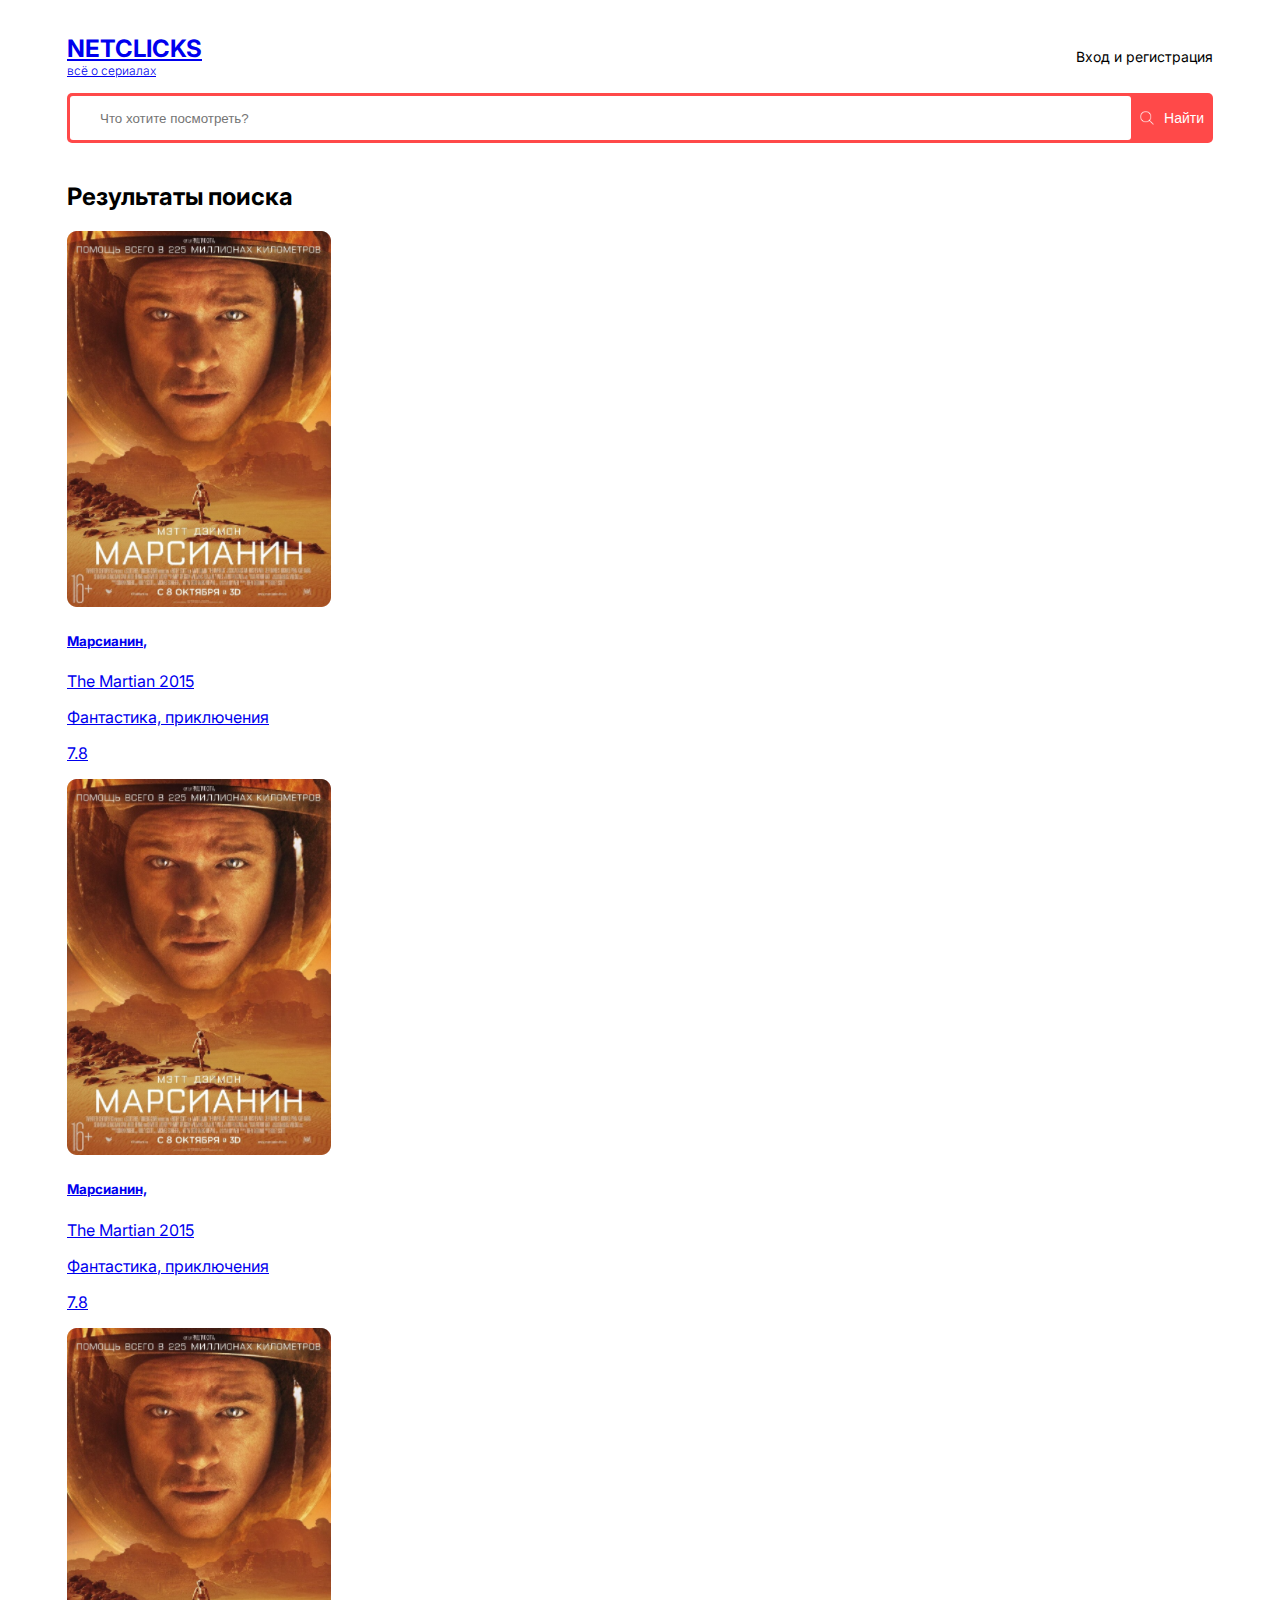
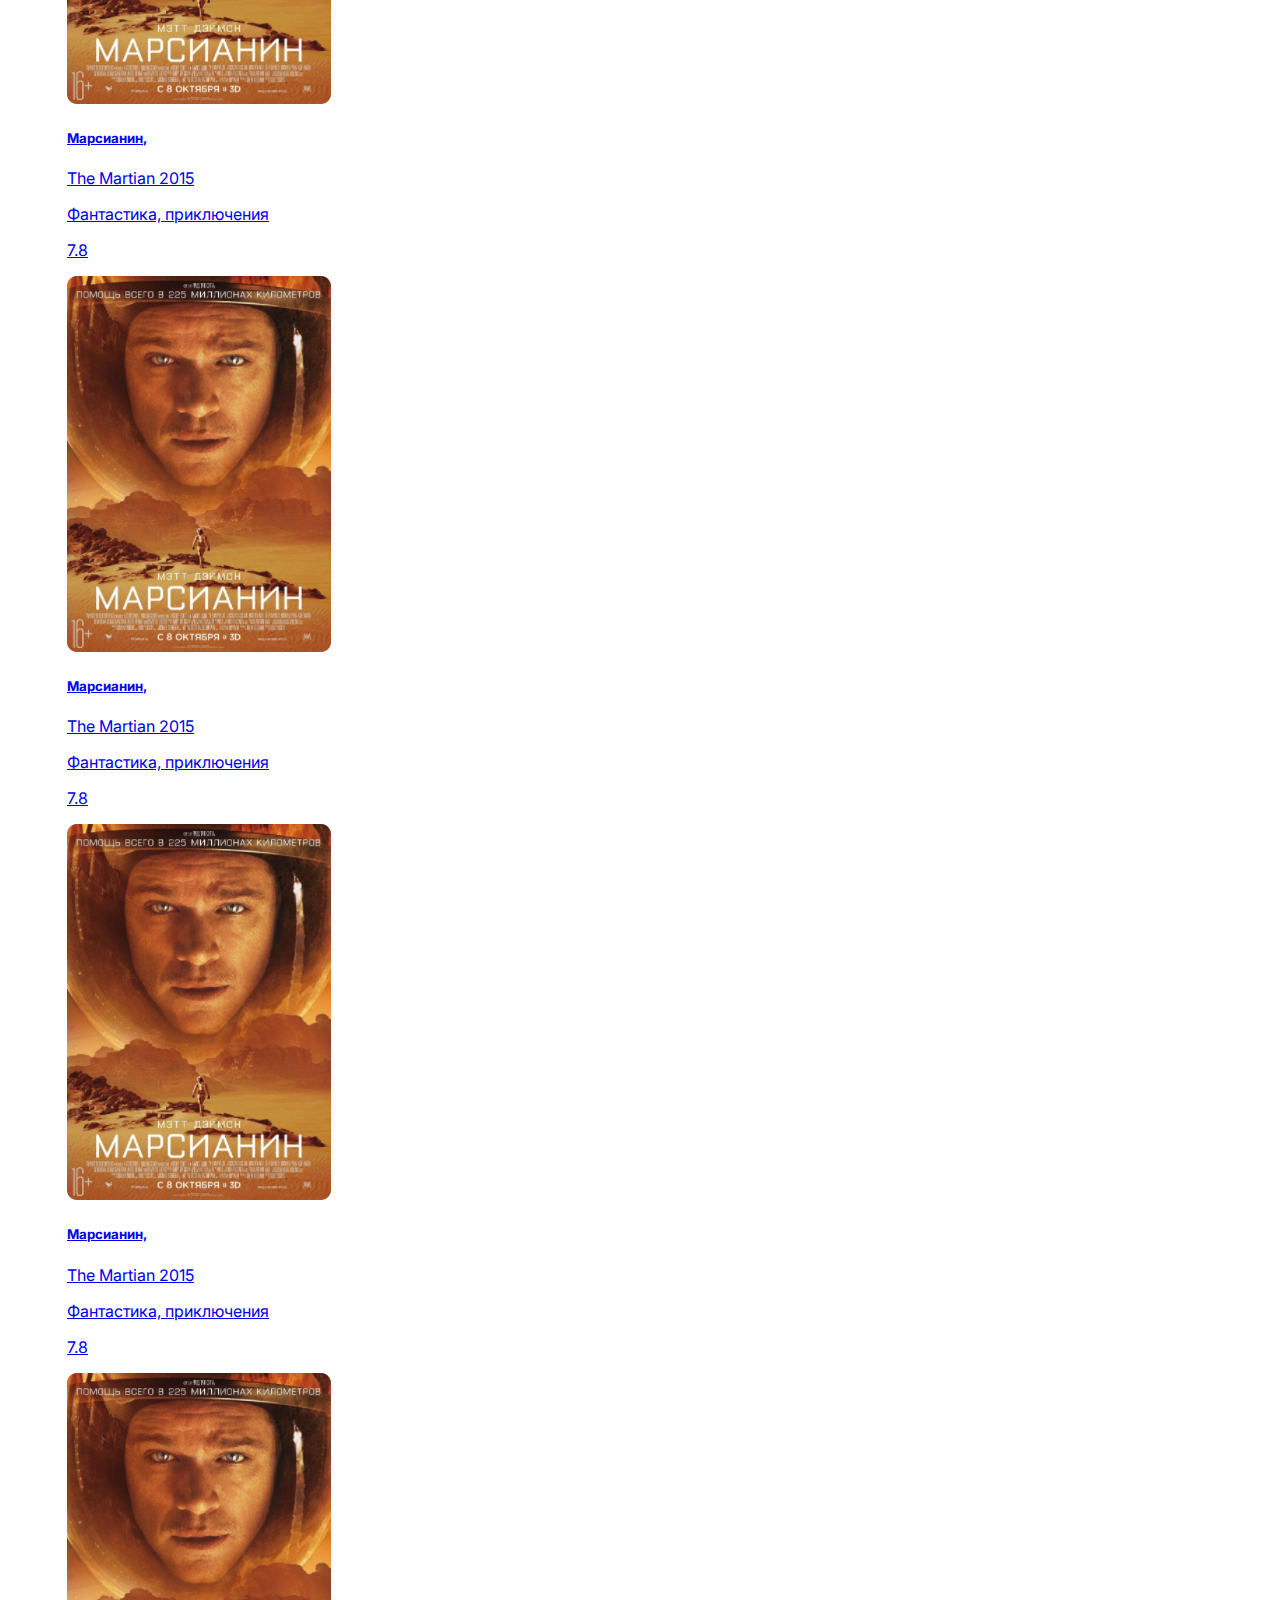
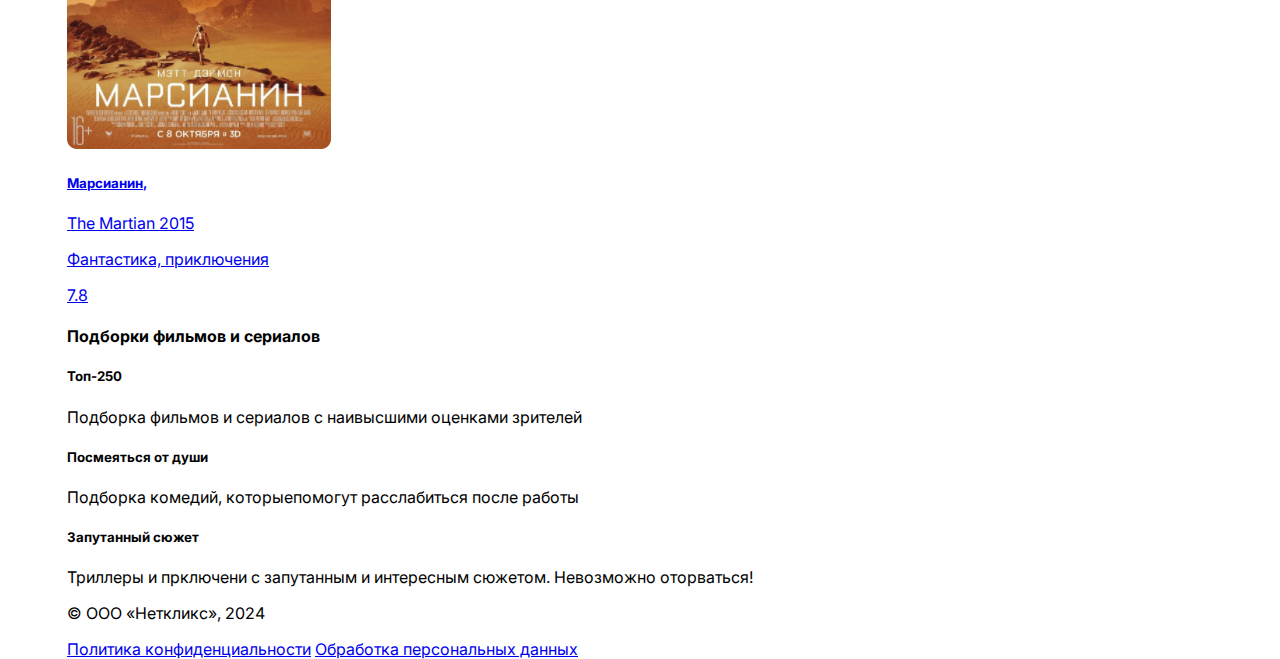
<file: index.html>
<!DOCTYPE html>
<html lang="en">
<head>
	<meta charset="UTF-8">
	<meta name="viewport" content="width=device-width, initial-scale=1.0">
	<link rel="preconnect" href="https://fonts.googleapis.com">
	<link rel="preconnect" href="https://fonts.gstatic.com" crossorigin>
	<link href="https://fonts.googleapis.com/css2?family=Inter:opsz,wght@14..32,100..900&display=swap" rel="stylesheet">
	<link rel="stylesheet" href="./style.css">
	<title>Netclicks</title>
</head>
<body>

	<header class="header">
		<div class="container">
			<div class="header-box">
				<a href="/" class="header-logo">
					<h1>NETCLICKS</h1>
					<p>всё о сериалах</p>
				</a>
				<div class="header-controls">
					<a href="#">Вход и регистрация</a>
				</div>
				<div class="header-controls--mobile">
					<img src="./images/burger.svg" alt="burger">
				</div>
			</div>
		</div>
	</header>

	<main>
		<section class="search">
			<div class="container">
				<div class="search-box">
					<input type="text" placeholder="Что хотите посмотреть?">
					<button>
						<img src="./images/search.svg" alt="search">
						<span>Найти</span>
					</button>
				</div>
			</div>
		</section>
		<section class="content">
			<div class="container">
				<div class="content-box">
					<div class="content-main">
						<h2 class="content-main__title">Результаты поиска</h2>
						<div class="content-cards">
							<a href="/film.html" class="content-cards__item">
								<div class="content-cards__item--img">
								<img src="./images/film.png" alt="film">
								</div>
								<div class="content-cards__item--title">
									<h5>Марсианин, </h5>
									<span>The Martian 2015</span>
								</div>
								<p class="content-cards__item--description">
									Фантастика, приключения
								</p>
								<p class="content-cards__item--rating">7.8</p>
							</a>

							<a href="/film.html" class="content-cards__item">
								<div class="content-cards__item--img">
									<img src="./images/film.png" alt="film">
									</div>
									<div class="content-cards__item--title">
										<h5>Марсианин, </h5>
										<span>The Martian 2015</span>
									</div>
									<p class="content-cards__item--description">
										Фантастика, приключения
									</p>
									<p class="content-cards__item--rating">7.8</p>
								</a>
							<a href="/film.html" class="content-cards__item">
								<div class="content-cards__item--img">
									<img src="./images/film.png" alt="film">
									</div>
									<div class="content-cards__item--title">
										<h5>Марсианин, </h5>
										<span>The Martian 2015</span>
									</div>
									<p class="content-cards__item--description">
										Фантастика, приключения
									</p>
									<p class="content-cards__item--rating">7.8</p>
								</a>
							<a href="/film.html" class="content-cards__item">
								<div class="content-cards__item--img">
									<img src="./images/film.png" alt="film">
									</div>
									<div class="content-cards__item--title">
										<h5>Марсианин, </h5>
										<span>The Martian 2015</span>
									</div>
									<p class="content-cards__item--description">
										Фантастика, приключения
									</p>
									<p class="content-cards__item--rating">7.8</p>
								</a>
							<a href="/film.html" class="content-cards__item">
								<div class="content-cards__item--img">
									<img src="./images/film.png" alt="film">
									</div>
									<div class="content-cards__item--title">
										<h5>Марсианин, </h5>
										<span>The Martian 2015</span>
									</div>
									<p class="content-cards__item--description">
										Фантастика, приключения
									</p>
									<p class="content-cards__item--rating">7.8</p>
								</a>
							<a href="/film.html" class="content-cards__item">
								<div class="content-cards__item--img">
									<img src="./images/film.png" alt="film">
									</div>
									<div class="content-cards__item--title">
										<h5>Марсианин, </h5>
										<span>The Martian 2015</span>
									</div>
									<p class="content-cards__item--description">
										Фантастика, приключения
									</p>
									<p class="content-cards__item--rating">7.8</p>
								</a>
						</div>
					</div>
					<div class="content-sidebar">
						<div class="content-sidebar__info">
							<h4 class="content-sidebar__info--title">
								Подборки фильмов и сериалов
							</h4>
							<div class="content-sidebar__info__wrapper">
								<div class="content-sidebar__info__item">
									<h5>Топ-250</h5>
									<p>Подборка фильмов и сериалов с наивысшими оценками
										зрителей
									</p>
								</div>
								<div class="content-sidebar__info__item">
									<h5>Посмеяться от души</h5>
									<p>
										Подборка комедий, которыепомогут расслабиться после работы
									</p>
								</div>
								<div class="content-sidebar__info__item">
									<h5>Запутанный сюжет</h5>
									<p>
										Триллеры и прключени с запутанным и интересным сюжетом. Невозможно оторваться!
									</p>
								</div>
							</div>
						</div>
						<div class="content-sidebar__footer">
							<p>
								© ООО «Неткликс», 2024
							</p>
							<a href="#">Политика конфиденциальности</a>
							<a href="#">Обработка персональных данных</a>
						</div>
					</div>
				</div>
			</div>
		</section>	
	</main>
</body>
</html>
</file>
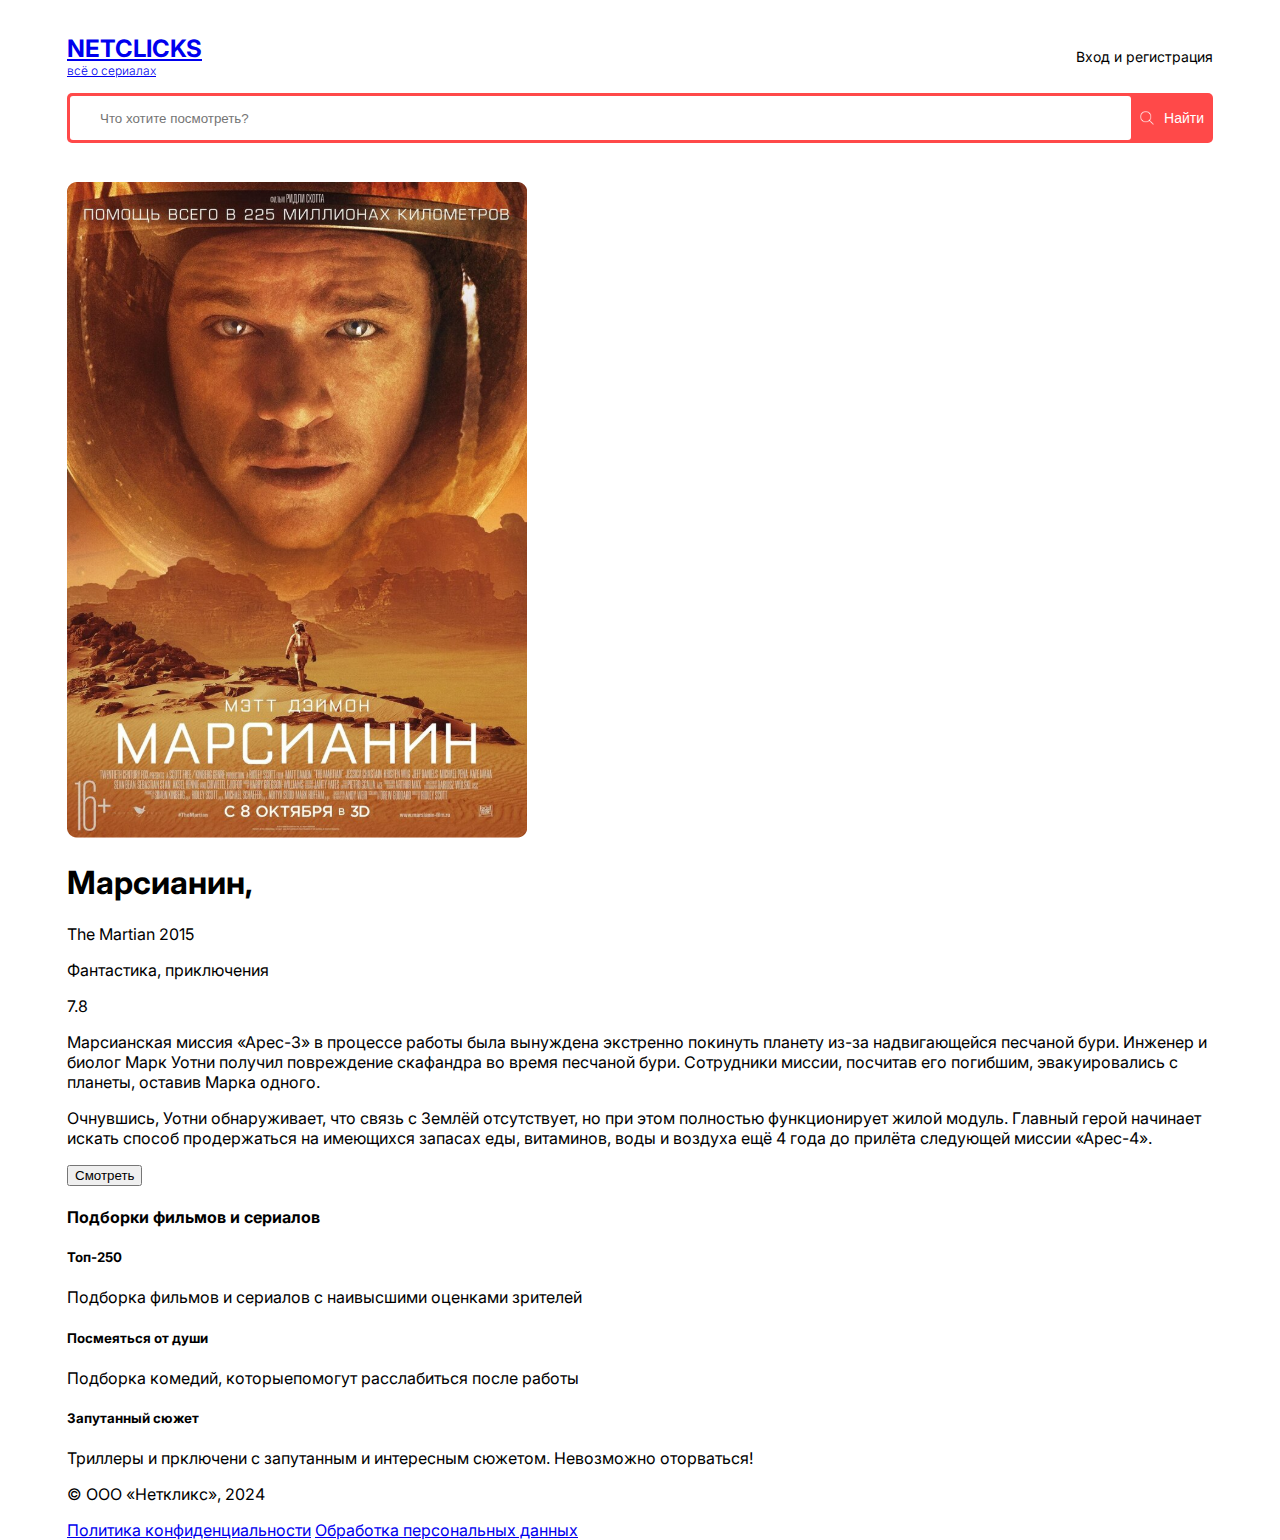
<file: film.html>
<!DOCTYPE html>
<html lang="en">
<head>
	<meta charset="UTF-8">
	<meta name="viewport" content="width=device-width, initial-scale=1.0">
	<link rel="preconnect" href="https://fonts.googleapis.com">
	<link rel="preconnect" href="https://fonts.gstatic.com" crossorigin>
	<link href="https://fonts.googleapis.com/css2?family=Inter:opsz,wght@14..32,100..900&display=swap" rel="stylesheet">
	<link rel="stylesheet" href="./style.css">
	<title>Netclicks</title>
</head>
<body>

	<header class="header">
		<div class="container">
			<div class="header-box">
				<a href="/" class="header-logo">
					<h1>NETCLICKS</h1>
					<p>всё о сериалах</p>
				</a>
				<div class="header-controls">
					<a href="#">Вход и регистрация</a>
				</div>
				<div class="header-controls--mobile">
					<img src="./images/burger.svg" alt="burger">
				</div>
			</div>
		</div>
	</header>

	<main>
		<section class="search">
			<div class="container">
				<div class="search-box">
					<input type="text" placeholder="Что хотите посмотреть?">
					<button>
						<img src="./images/search.svg" alt="search">
						<span>Найти</span>
					</button>
				</div>
			</div>
		</section>
		<section class="content">
			<div class="container">
				<div class="content-box">
					<div class="content-film">
						<div class="content-film__img">
							<img src="./images/film-card.png" alt="film">
						</div>
						<div class="content-film__info">
							<div class="content-film__info__content">
								<div class="content-film__info__title">
									<h1>Марсианин,</h1>
									<p>The Martian 2015</p>
								</div>
								<p class="content-film__info__description">
									Фантастика, приключения
								</p>
								<p class="content-film__info__rating">7.8</p>
								<p class="content-film__info__text">
									Марсианская миссия «Арес-3» в процессе работы была вынуждена экстренно покинуть планету из-за надвигающейся песчаной бури. Инженер и биолог Марк Уотни получил повреждение скафандра во время песчаной бури. Сотрудники миссии, посчитав его погибшим, эвакуировались с планеты, оставив Марка одного.
								</p>
								<p class="content-film__info__text">
									Очнувшись, Уотни обнаруживает, что связь с Землёй отсутствует, но при этом полностью функционирует жилой модуль. Главный герой начинает искать способ продержаться на имеющихся запасах еды, витаминов, воды и воздуха ещё 4 года до прилёта следующей миссии «Арес-4».
								</p>
							</div>
							<div class="content-film__info__controls">
								<button>Смотреть</button>
							</div>
						</div>
					</div>
					<div class="content-sidebar">
						<div class="content-sidebar__info">
							<h4 class="content-sidebar__info--title">
								Подборки фильмов и сериалов
							</h4>
							<div class="content-sidebar__info__wrapper">
								<div class="content-sidebar__info__item">
									<h5>Топ-250</h5>
									<p>Подборка фильмов и сериалов с наивысшими оценками
										зрителей
									</p>
								</div>
								<div class="content-sidebar__info__item">
									<h5>Посмеяться от души</h5>
									<p>
										Подборка комедий, которыепомогут расслабиться после работы
									</p>
								</div>
								<div class="content-sidebar__info__item">
									<h5>Запутанный сюжет</h5>
									<p>
										Триллеры и прключени с запутанным и интересным сюжетом. Невозможно оторваться!
									</p>
								</div>
							</div>
						</div>
						<div class="content-sidebar__footer">
							<p>
								© ООО «Неткликс», 2024
							</p>
							<a href="#">Политика конфиденциальности</a>
							<a href="#">Обработка персональных данных</a>
						</div>
					</div>
				</div>
			</div>
		</section>	
	</main>
</body>
</html>
</file>
<file: style.css>
* {
	box-sizing: border-box;
}

body {
	margin: 0;
	padding: 0;
	font-family: Inter, sans-serif;
	color: #000;
}

.container {
	max-width: 1194px;
	margin: 0 auto;
	padding: 0 24px;
}

.header {
	margin-top: 34px;
	margin-bottom: 15px;
}

.header-box {
	display: flex;
	justify-content: space-between;
	align-items: center;
} 

.header-logo h1 {
	margin: 0;
	font-size: 24px;
	font-weight: 700;
	line-height: 29px;
}

.header-logo p {
	margin: 0;
	font-size: 12px;
	font-weight: 300;
	line-height: 15px;
}

.header-controls a {
	font-size: 14px;
	font-weight: 400;
	line-height: 17px;
	text-decoration: none;
	color: #000;
}

.header-controls a:hover {
	color: #FF4949;
}

.header-controls--mobile {
	display: none;
	align-self: start;
}

.search {
	margin-bottom: 39px;
}

.search-box {
	border-radius: 5px;
	background-color: rgb(255, 73, 73);
	display: flex;
	justify-content: space-between;
	align-items: center;
	padding: 3px;
	gap: 3px;
	height: 50px;
}

.search-box input {
	flex-grow: 1;
	height: 100%;
	background-color: #fff;
	border: none;
	outline: none;
	border-radius: 3px;
	padding: 0 30px;
	min-width: 0;
}

.search-box button {
	height: 100%;
	display: flex;
	align-items: center;
	gap: 10px;
	background-color: rgb(255, 73, 73);
	border: none;
	font-size: 14px;
	font-weight: 400;
	line-height: 17px;
	color: #fff;
	cursor: pointer;
}

@media(max-width:768px) {
	.header-controls {
		display: none;
	}
	.header-controls--mobile {
    display: block;
  }
	.search-box input {
		padding: 0 15px;
	}	
}
</file>
